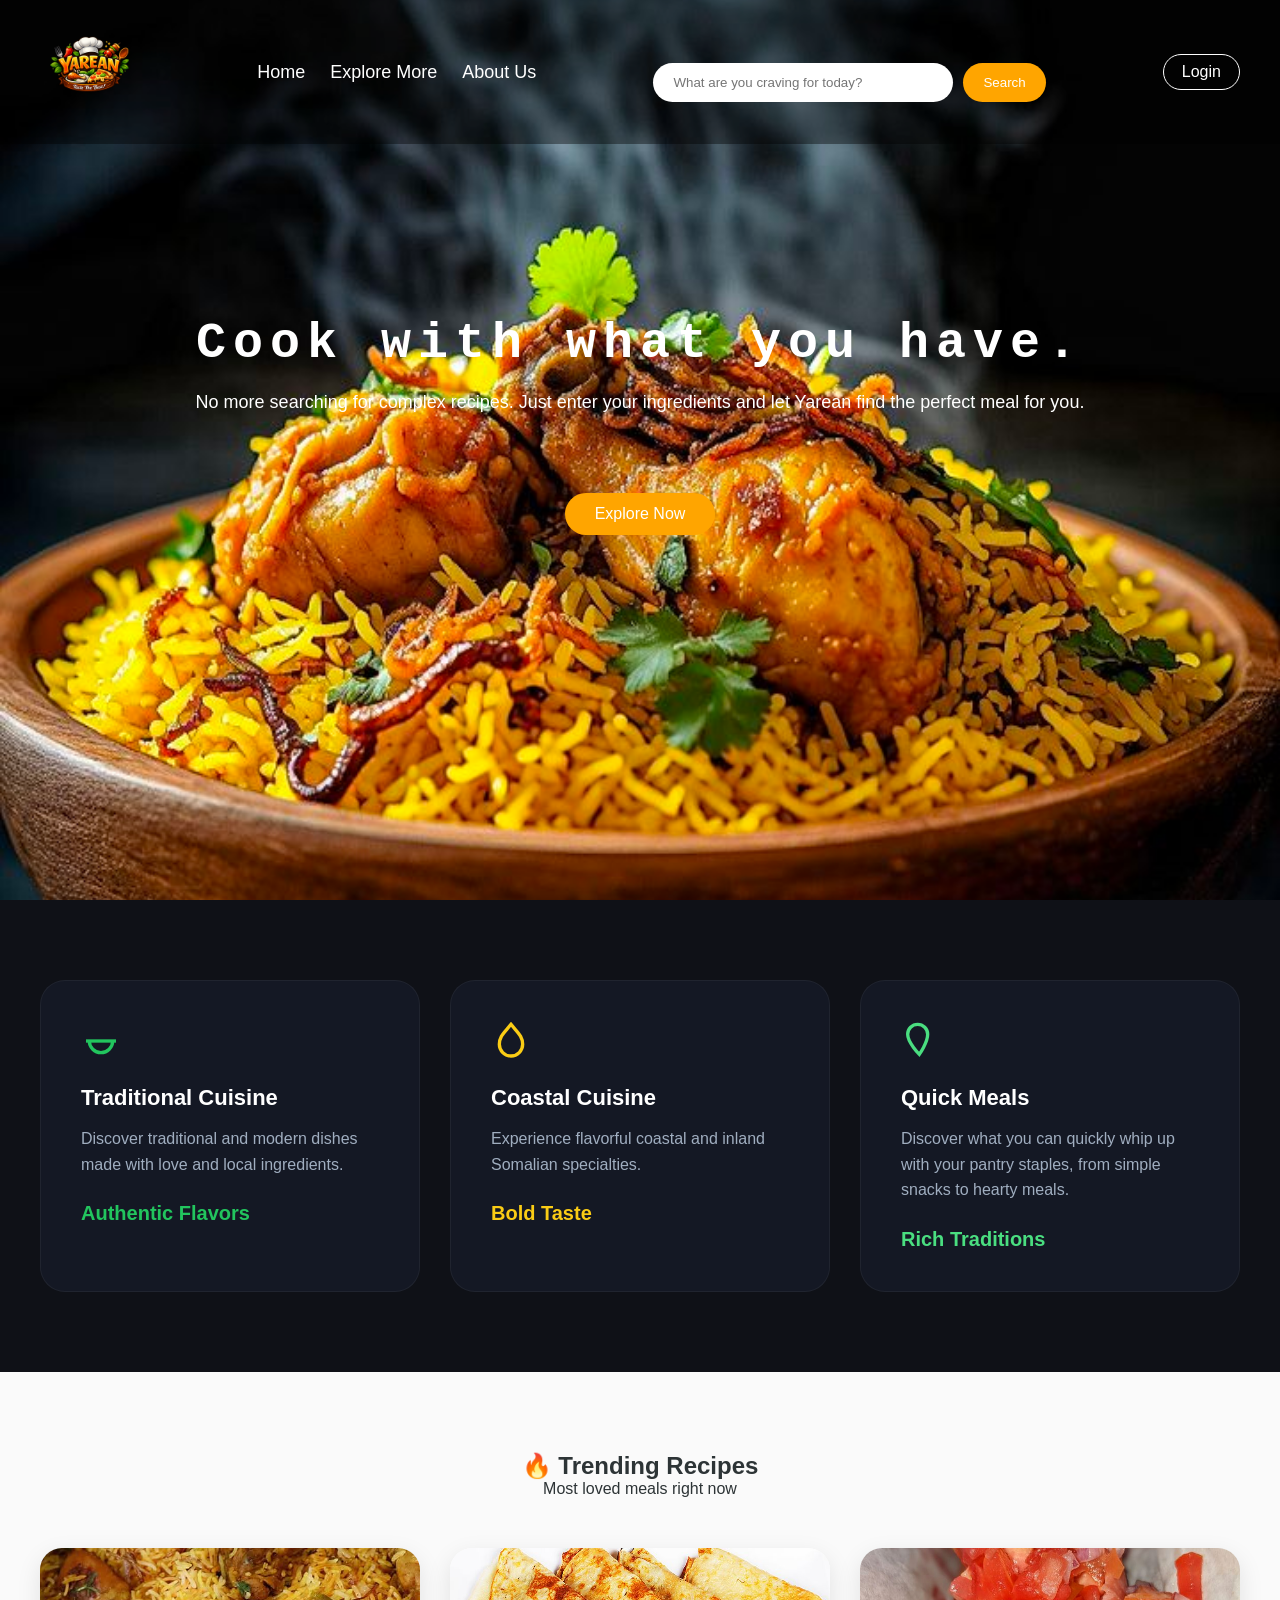
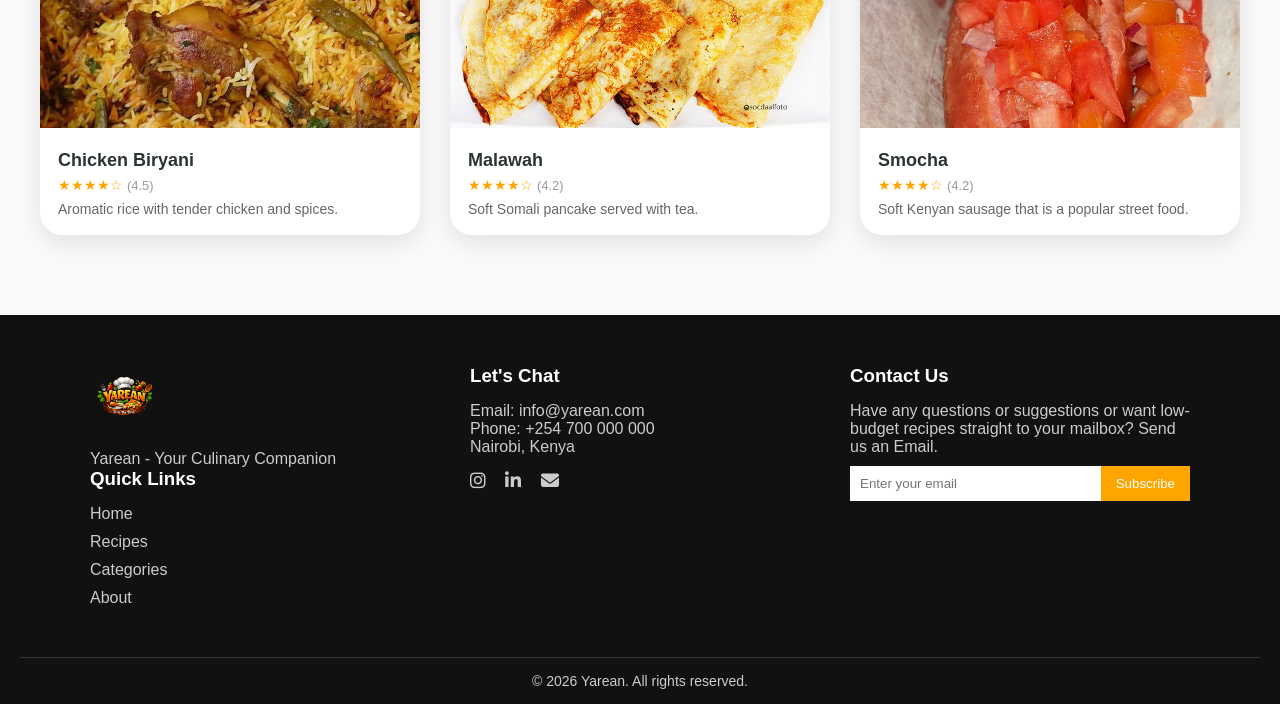
<file: index.html>
<!DOCTYPE html>
<html lang="en">
<head>
    <meta charset="UTF-8">
    <meta name="viewport" content="width=device-width, initial-scale=1.0">
    <title>Yarean</title>
    <link rel ="stylesheet" href="style.css">
    <link rel="stylesheet" href="https://cdnjs.cloudflare.com/ajax/libs/font-awesome/6.5.0/css/all.min.css"/>
    <script src="https://accounts.google.com/gsi/client"async defer></script>
</head>
<body>
  <header>
      <nav class="navbar">
        <div class="logo-container">
    <img src="images/logo.png" alt="Yarean Logo" class="logo">
    </div>
    <ul class="nav-links">
      <li><a href="index.html">Home</a></li>
      <li><a href="explore.html">Explore More</a></li>
      <li><a href="about.html">About Us</a></li>
    </ul>

    <div class="search-container">
      <input type="text" placeholder="What are you craving for today?" class="search-input">
      <button class="search-btn">Search</button>
    </div>

    <div class="auth-buttons">
      <a href="login.html" class="login-btn">Login</a>
    </div>
    </nav>
    </header>
  
<section class="hero">
<div class="hero-text">
    <div class="intro">
        <h1>
      Cook with what you have.
      </h1>
      <p>
      No more searching for complex recipes. Just enter your ingredients and let Yarean find the perfect meal for you.
      </p>
      <button class="explore-btn" onclick="window.location.href='explore.html'">Explore Now</button>
    </div>
</div>
</section>

<section class="browse">
  <div class="browse-cards">
    <div class="browse-card" id="browse-card-Kenyan">
      <div class="icon">
        <svg viewBox="0 0 24 24" fill="none" stroke="#22c55e" stroke-width="2">
          <path d="M3 12h18"></path>
          <path d="M5 12a7 7 0 0 0 14 0"></path>
        </svg>
      </div>

      <h3>Traditional Cuisine</h3>
      <p>
        Discover traditional and modern  dishes made with love and local ingredients.
      </p>

      <span class="highlight green">Authentic Flavors</span>
    </div>

 
    <div class="browse-card" id="browse-card-Somali">
      <div class="icon">
       
        <svg viewBox="0 0 24 24" fill="none" stroke="#facc15" stroke-width="2">
          <path d="M12 2C8 7 5 9 5 14a7 7 0 0 0 14 0c0-5-3-7-7-12z"></path>
        </svg>
      </div>

      <h3>Coastal Cuisine</h3>
      <p>
        Experience flavorful coastal and inland Somalian specialties.
      </p>

      <span class="highlight yellow">Bold Taste</span>
    </div>
    
   
    <div class="browse-card" id="browse-card-QuickMeals">
      <div class="icon">
    
        <svg viewBox="0 0 24 24" fill="none" stroke="#4ade80" stroke-width="2">
          <path d="M11 20C11 20 4 13 4 8a6 6 0 0 1 12 0c0 5-5 12-5 12z"></path>
        </svg>
      </div>

      <h3>Quick Meals</h3>
      <p>
        Discover what you can quickly whip up with your pantry staples, from simple snacks to hearty meals.
      </p>

      <span class="highlight light-green">Rich Traditions</span>
    </div>

  </div>
</section>

       
<section class="trending">
  <h2>🔥 Trending Recipes</h2>
  <p>Most loved meals right now</p>

  <div class="trending-cards">

    <div class="recipe-card" onClick="window.location.href='https://youtu.be/95BCU1n268w?si=QjtGzH0TTpXisuK7'">
      <img src="images/Jahan Aras Kitchen.jpg" alt="Chicken Biryani">

      <div class="recipe-info">
        <h3>Chicken Biryani</h3>

        <div class="stars">
          ★★★★☆ <span>(4.5)</span>
        </div>

        <p>Aromatic rice with tender chicken and spices.</p>
      </div>
    </div>

    <div class="recipe-card" onClick="window.location.href='https://youtu.be/MmVpE9BszVo?si=bWBKZRbzhtVi6YPz'">
      <img src="images/Somali Malawax ( Crepes ) Somali food, Cunto….jpg" alt="Malawah">

      <div class="recipe-info">
        <h3>Malawah</h3>

        <div class="stars">
          ★★★★☆ <span>(4.2)</span>
        </div>
        <p>Soft Somali pancake served with tea.</p>
      </div>
    </div>

    <div class="recipe-card" onClick="window.location.href='https://youtu.be/GmXiD6F2ig0?si=O5QXkwnk2A1LNJJq'">
      <img src="images/smocha.jpeg" alt="Smocha">

      <div class="recipe-info">
        <h3>Smocha</h3>

        <div class="stars">
          ★★★★☆ <span>(4.2)</span>
        </div>
        <p>Soft Kenyan sausage that is a popular street food.</p>
      </div>
    </div>

  </div>
</section>
<div id="meal-modal" class="modal" aria-hidden="true" role="dialog">
    <div class="modal-content">
        <span class="close-btn">&times;</span>
        <div id="modal-body"></div>
    </div>
</div>

<footer class="footer">
<div class="footer-container">

    <div class="footer-section">
        <img src="images/logo.png" alt="Yarean Logo" class="footer-logo">
        <p>Yarean - Your Culinary Companion</p>
        <h3>Quick Links</h3>
        <ul>
            <li><a href="index.html">Home</a></li>
            <li><a href="explore.html">Recipes</a></li>
            <li><a href="explore.html">Categories</a></li>
            <li><a href="about.html">About</a></li>
        </ul>
    </div>

    <div class="footer-section">
        <h3>Let's Chat</h3>
        <p>Email: info@yarean.com</p>
        <p>Phone: +254 700 000 000</p>
        <p>Nairobi, Kenya</p>

        <div class="social-icons">
            <a href="#"><i class="fab fa-instagram"></i></a>
            <a href="https://www.linkedin.com/in/sundus-noor--9426a2390/" target="_blank">
                <i class="fab fa-linkedin-in"></i>
            </a>
            <a href="mailto:sundusnoor89@gmail.com">
                <i class="fas fa-envelope"></i>
            </a>
        </div>
    </div>

    <div class="footer-section">
        <h3>Contact Us</h3>
        <p>
        Have any questions or suggestions or want low-budget recipes straight to your mailbox? Send us an Email.
        </p>

        <form class="subscribe-form">
            <input type="email" placeholder="Enter your email" required>
            <button type="submit">Subscribe</button>
        </form>
    </div>

</div>

<div class="footer-bottom">
    © 2026 Yarean. All rights reserved.
</div>

</footer>
</body>
</html>
</file>
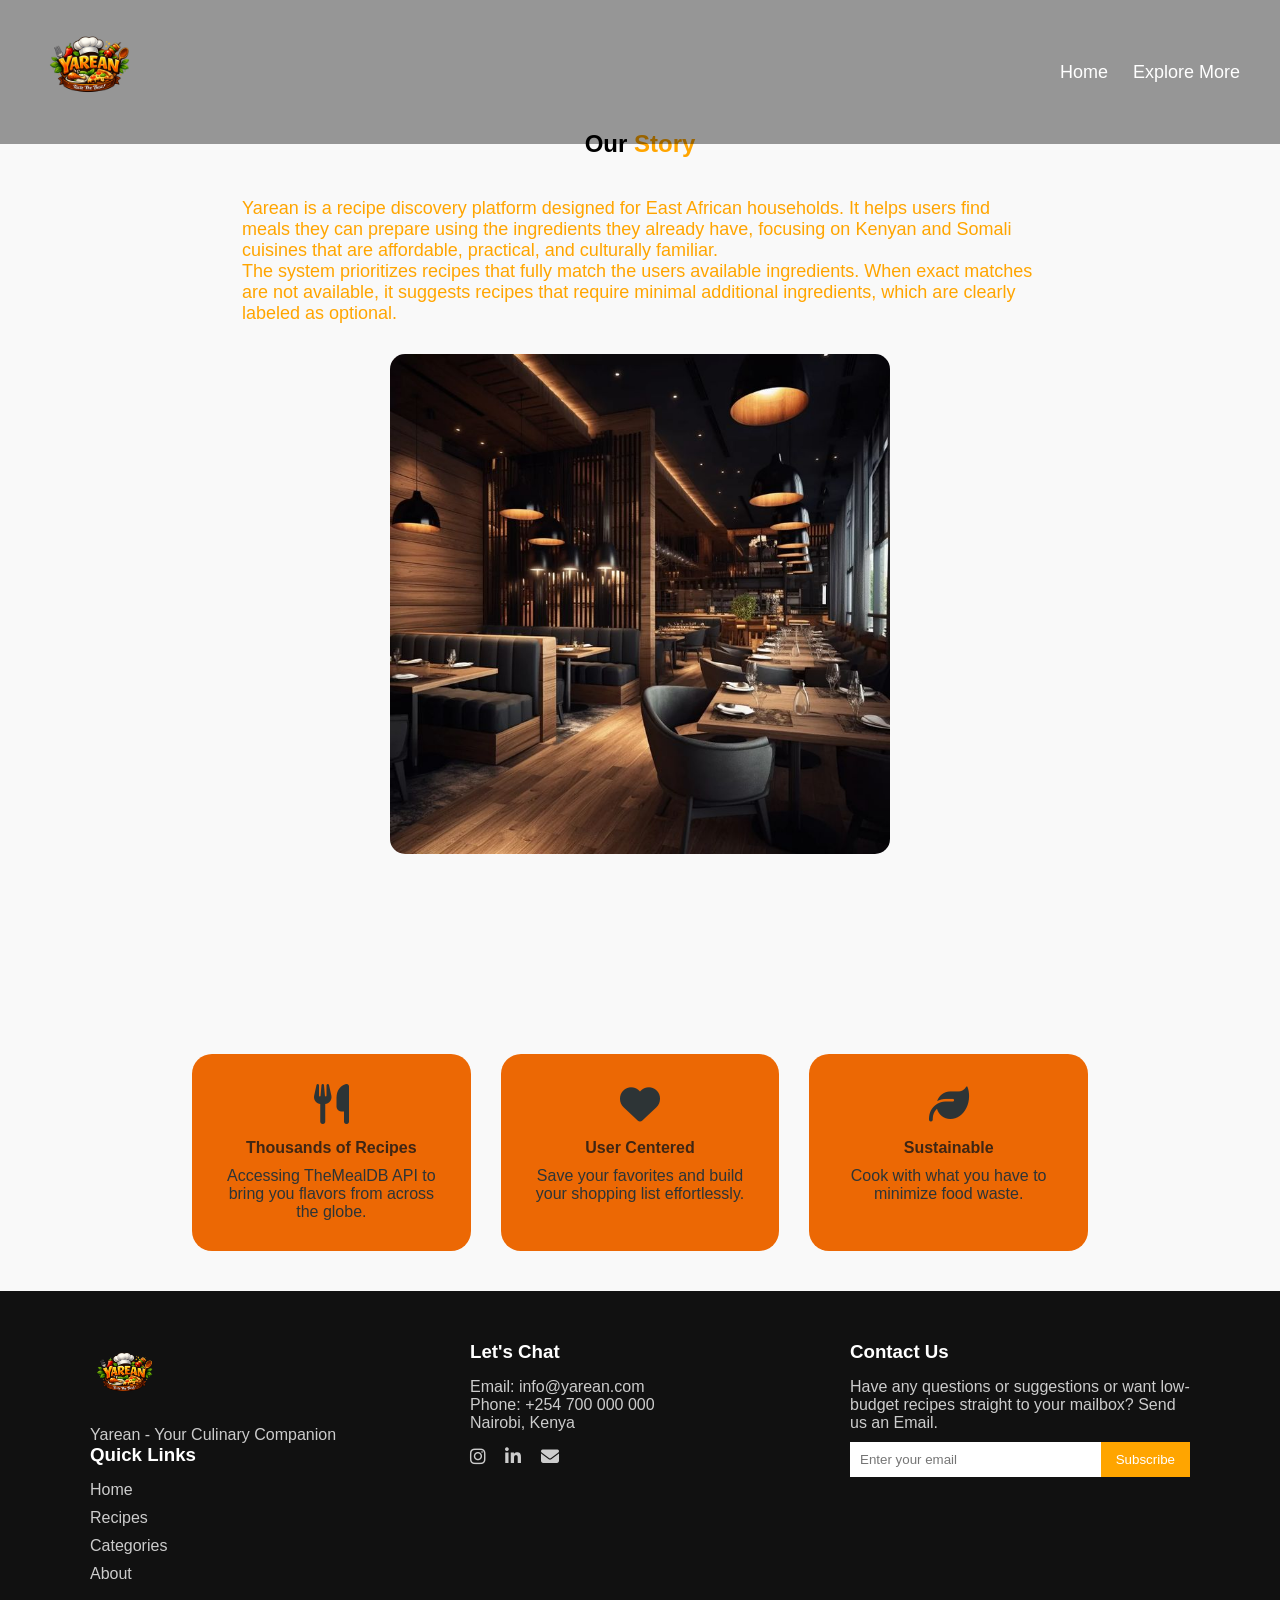
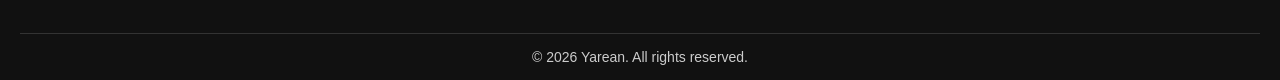
<file: about.html>
<!DOCTYPE html>
<html lang="en">
<head>
    <meta charset="UTF-8">
    <meta name="viewport" content="width=device-width, initial-scale=1.0">
    <link rel="stylesheet" href="https://cdnjs.cloudflare.com/ajax/libs/font-awesome/6.5.0/css/all.min.css"/>
    <link rel="stylesheet" href="style.css">
    <title>About Yarean</title>
 </head>
 <body class="about-page">
      <header>
  <nav class="navbar">
        <div class="logo-container">
    <img src="images/logo.png" alt="Yarean Logo" class="logo">
    </div>
    <ul class="nav-links">
      <li><a href="welcoming.html">Home</a></li>
      <li><a href="explore.html">Explore More</a></li>
    </ul>
  </nav>
</header>
        <main>
    <div class="container">
          <section class="about-section">
        <div class="intro-hidden">
            <h1>Our <b style="color:orange;">Story</b></h1>
            <p>Yarean is a recipe discovery platform designed for East African households. It helps users find meals they can prepare using the ingredients they already have, focusing on Kenyan and Somali cuisines that are affordable, practical, and culturally familiar.</p>

            <p>The system prioritizes recipes that fully match the users available ingredients. When exact matches are not available, it suggests recipes that require minimal additional ingredients, which are clearly labeled as optional.</p>
        </div>
        <img src="images/about.jpg" alt="Restaurant Image" class="about-image"> 
    </div>
    </section>

    <section class="values-section container">
            <div class="value-card">
                <i class="fas fa-utensils"></i>
                <h4>Thousands of Recipes</h4>
                <p>Accessing TheMealDB API to bring you flavors from across the globe.</p>
            </div>
            <div class="value-card">
                <i class="fas fa-heart"></i>
                <h4>User Centered</h4>
                <p>Save your favorites and build your shopping list effortlessly.</p>
            </div>
            <div class="value-card">
                <i class="fas fa-leaf"></i>
                <h4>Sustainable</h4>
                <p>Cook with what you have to minimize food waste.</p>
            </div>
        </section>
        
        </main>
    
<footer class="footer">
<div class="footer-container">

    <div class="footer-section">
        <img src="images/logo.png" alt="Yarean Logo" class="footer-logo">
        <p>Yarean - Your Culinary Companion</p>
        <h3>Quick Links</h3>
        <ul>
            <li><a href="welcoming.html">Home</a></li>
            <li><a href="explore.html">Recipes</a></li>
            <li><a href="explore.html">Categories</a></li>
            <li><a href="about.html">About</a></li>
        </ul>
    </div>

    <div class="footer-section">
        <h3>Let's Chat</h3>
        <p>Email: info@yarean.com</p>
        <p>Phone: +254 700 000 000</p>
        <p>Nairobi, Kenya</p>

        <div class="social-icons">
            <a href="#"><i class="fab fa-instagram"></i></a>
            <a href="https://www.linkedin.com/in/sundus-noor--9426a2390/" target="_blank">
                <i class="fab fa-linkedin-in"></i>
            </a>
            <a href="mailto:sundusnoor89@gmail.com">
                <i class="fas fa-envelope"></i>
            </a>
        </div>
    </div>

    <div class="footer-section">
        <h3>Contact Us</h3>
        <p>
        Have any questions or suggestions or want low-budget recipes straight to your mailbox? Send us an Email.
        </p>

        <form class="subscribe-form">
            <input type="email" placeholder="Enter your email" required>
            <button type="submit">Subscribe</button>
        </form>
    </div>

</div>

<div class="footer-bottom">
    © 2026 Yarean. All rights reserved.
</div>

</footer>
</body>
</html>
</file>
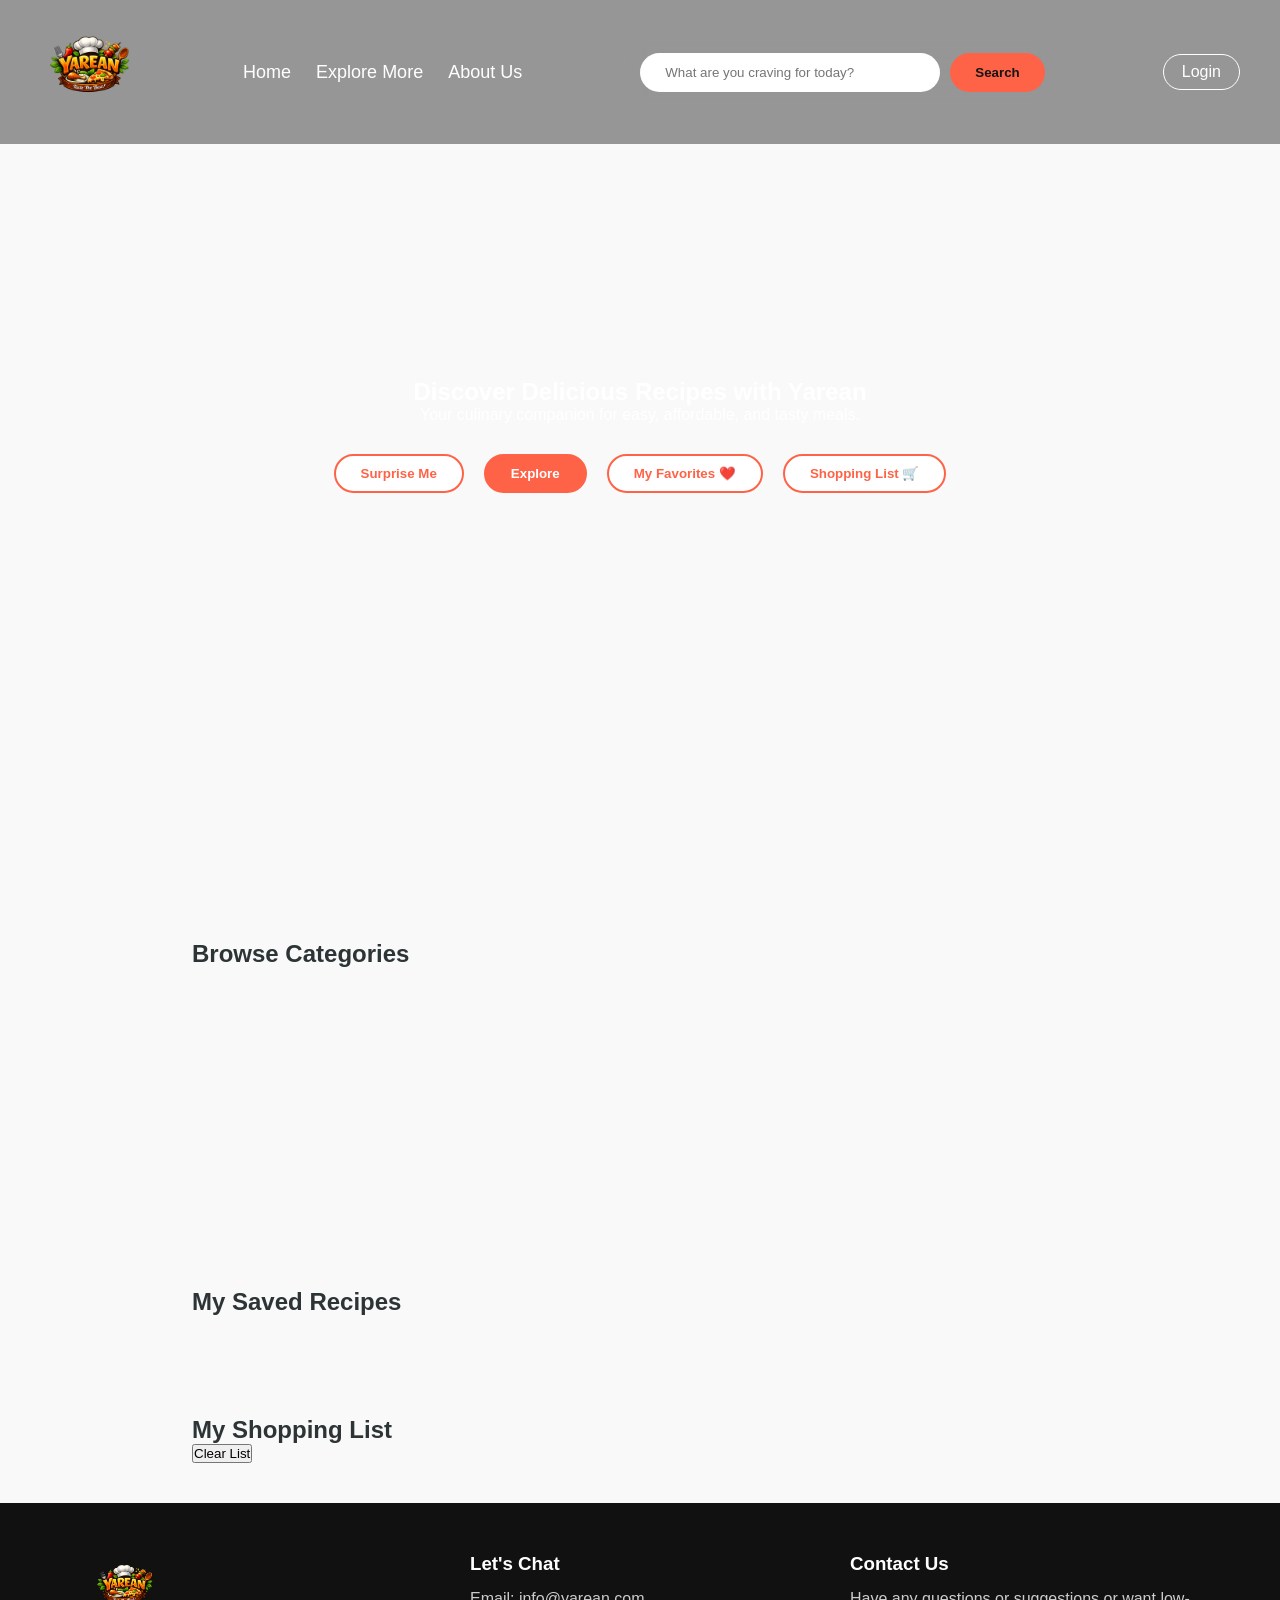
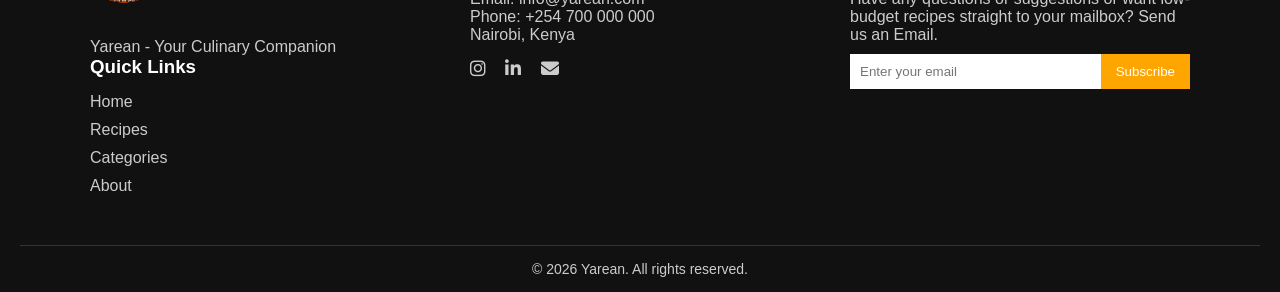
<file: explore.html>
<!DOCTYPE html>
<html lang="en">
<head>
    <meta charset="UTF-8">
    <meta name="viewport" content="width=device-width, initial-scale=1.0">
    <title>Yarean | Your Culinary Companion</title>
    <link rel="stylesheet" href="style.css">
    <link rel="stylesheet" href="https://cdnjs.cloudflare.com/ajax/libs/font-awesome/6.5.0/css/all.min.css"/>
</head>
<body class="explore-content">

<header>
    <nav class="navbar">
            <div class="logo-container">
    <img src="images/logo.png" alt="Yarean Logo" class="logo">
    </div>
        <ul class="nav-links">
            <li><a href="welcoming.html">Home</a></li>
            <li><a href="explore.html">Explore More</a></li>
            <li><a href="about.html">About Us</a></li>
        </ul>

        <div class="search-box">
            <input type="text" id="user-input" placeholder="What are you craving for today?" class="search-input">
                <button id="search-btn">Search</button>
        </div>

        <div class="auth-buttons">
            <a href="login.html" class="login-btn">Login</a>
          
        </div>
    </nav>
    </header>
    
<section class="explore" aria-label="Hero Section">
    <div class="hero-text">
        <h1>Discover Delicious Recipes with Yarean</h1>
        <p>Your culinary companion for easy, affordable, and tasty meals.</p>
    </div>

<div class="sub-nav-container">
    <div class="sub-nav">
        <button id="random-btn">Surprise Me</button>
        <button id="show-explore" class="nav-active">Explore</button>
        <button id="show-favorites">My Favorites ❤️</button>
        <button id="show-shopping">Shopping List 🛒</button>
    </div>
</div>
</section>


        <section class="categories-section container">
            <h2>Browse Categories</h2>
            <div id="category-grid" class="grid-layout">
            </div>
        </section>

       <section class="results-section">
    <div class="container">
         <h2 id="results-title"></h2>
         <div id="results-container" class="grid-layout"></div>
         </div>
        </section>
        
    </div>


    <section id="favorites-section" class="container">
        <h2>My Saved Recipes</h2>
        <div id="favorites-grid" class="grid-layout">
            </div>
    </section>

    <section id="shopping-section" class="container">
        <h2>My Shopping List</h2>
        <div class="shopping-card">
            <ul id="shopping-list-items" class="shopping-list">
                </ul>
            <button id="clear-list" class="clear-btn">Clear List</button>
        </div>
    </section>

<div id="meal-modal" class="modal">
    <div class="modal-content">
        <span class="close-btn">&times;</span>
        <div id="modal-body">
        </div>
    </div>
</div>

<footer class="footer">
<div class="footer-container">

    <div class="footer-section">
        <img src="images/logo.png" alt="Yarean Logo" class="footer-logo">
        <p>Yarean - Your Culinary Companion</p>
        <h3>Quick Links</h3>
        <ul>
            <li><a href="welcoming.html">Home</a></li>
            <li><a href="explore.html">Recipes</a></li>
            <li><a href="explore.html">Categories</a></li>
            <li><a href="about.html">About</a></li>
        </ul>
    </div>

    <div class="footer-section">
        <h3>Let's Chat</h3>
        <p>Email: info@yarean.com</p>
        <p>Phone: +254 700 000 000</p>
        <p>Nairobi, Kenya</p>

        <div class="social-icons">
            <a href="#"><i class="fab fa-instagram"></i></a>
            <a href="https://www.linkedin.com/in/sundus-noor--9426a2390/" target="_blank">
                <i class="fab fa-linkedin-in"></i>
            </a>
            <a href="mailto:sundusnoor89@gmail.com">
                <i class="fas fa-envelope"></i>
            </a>
        </div>
    </div>

    <div class="footer-section">
        <h3>Contact Us</h3>
        <p>
        Have any questions or suggestions or want low-budget recipes straight to your mailbox? Send us an Email.
        </p>

        <form class="subscribe-form">
            <input type="email" placeholder="Enter your email" required>
            <button type="submit">Subscribe</button>
        </form>
    </div>

</div>

<div class="footer-bottom">
    © 2026 Yarean. All rights reserved.
</div>

</footer>
<script src="index.js" defer>
     if (localStorage.getItem("isLoggedIn") !== "true") {
      window.location.href = "login.html";
  }
</script>
</body>
</html>
</file>
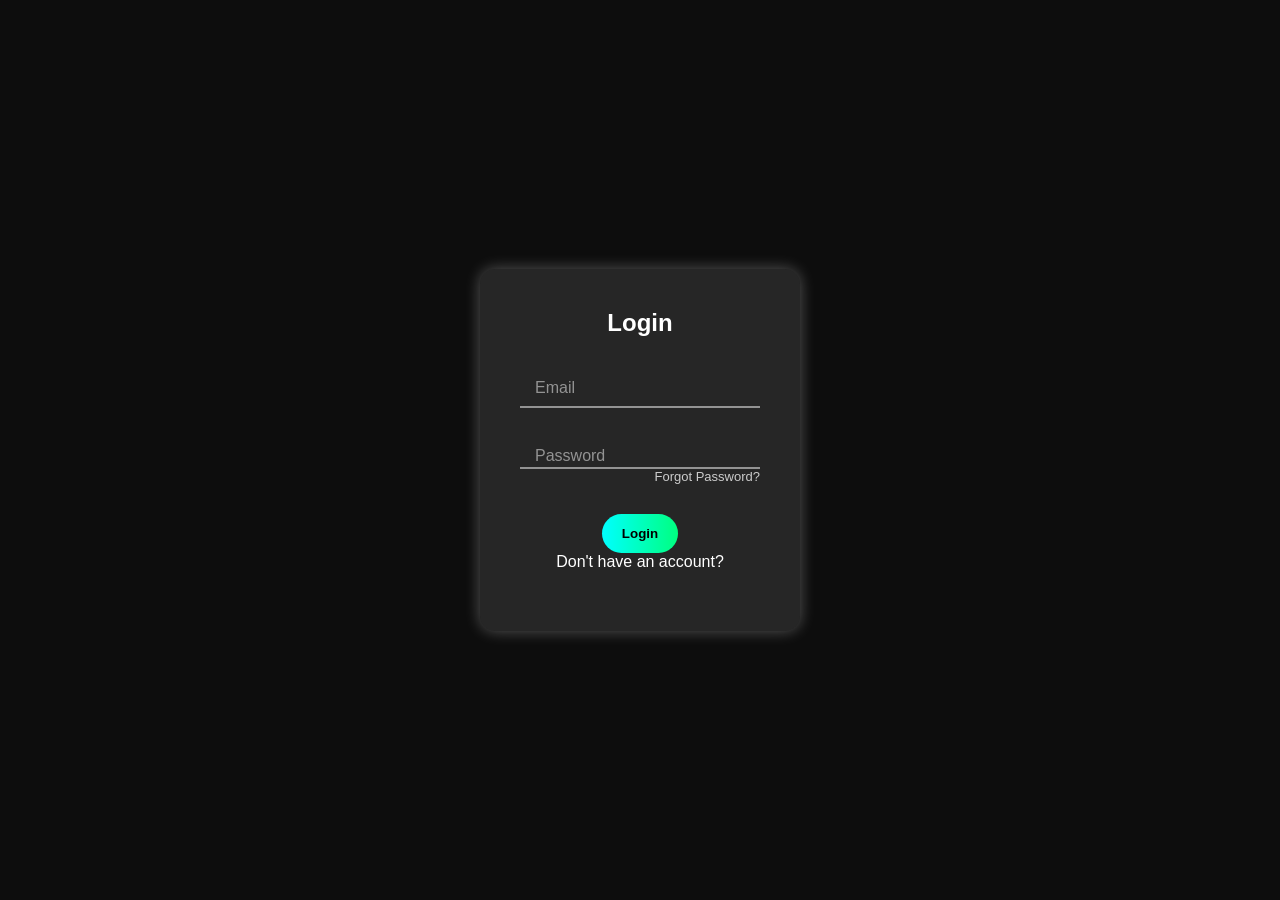
<file: login.html>
<!DOCTYPE html>
<html lang="en">
<head>
    <meta charset="UTF-8">
    <meta name="viewport" content="width=device-width, initial-scale=1.0">
    <title>Login Page</title>
    <link rel="stylesheet" href="style.css">
    <script src="https://accounts.google.com/gsi/client"async defer></script>
</head>
<body class="Login page">
    <div class="form-container">
        <h2>Login</h2>
        <form id="loginForm">
            <div class="input-box">
                <input type="email" id="email" required placeholder="">
                <span>Email</span>
            </div>
        
        <div class="input-box">
            <input type="password" id="password" required placeholder="">
            <span>Password</span>
            <p class="forgot" id="forgotPassword">Forgot Password?</p>
         </div>
         <button type="submit" class="submit-btn">Login</button>
         <p style="font-size: 16px; color:white;">Don't have an account?</p>
          <div id="g_id_onload" data-client_id="20063597605-06214gkv3drfp7mjei4ucvcheevqg3ar.apps.googleusercontent.com"
          
    data-callback="handleGoogleLogin"></div>
    <div class="g_id_signin"></div>
         <p id="message"></p>
    </div>
    <script src="login.js"></script>
</body>
<div id="resetModal" class="modal">
    <div class="modal-content">
        <span class="close">&times;</span>
        <h2>Reset Password</h2>
            <div class="input-box">
                <input type="email" id="resetEmail" required placeholder="Enter your email">
                <span>Email</span>
            </div>
            <button type="submit" class="submit-btn">Send Reset Link</button>
    </div>
</div>
</html>
</file>
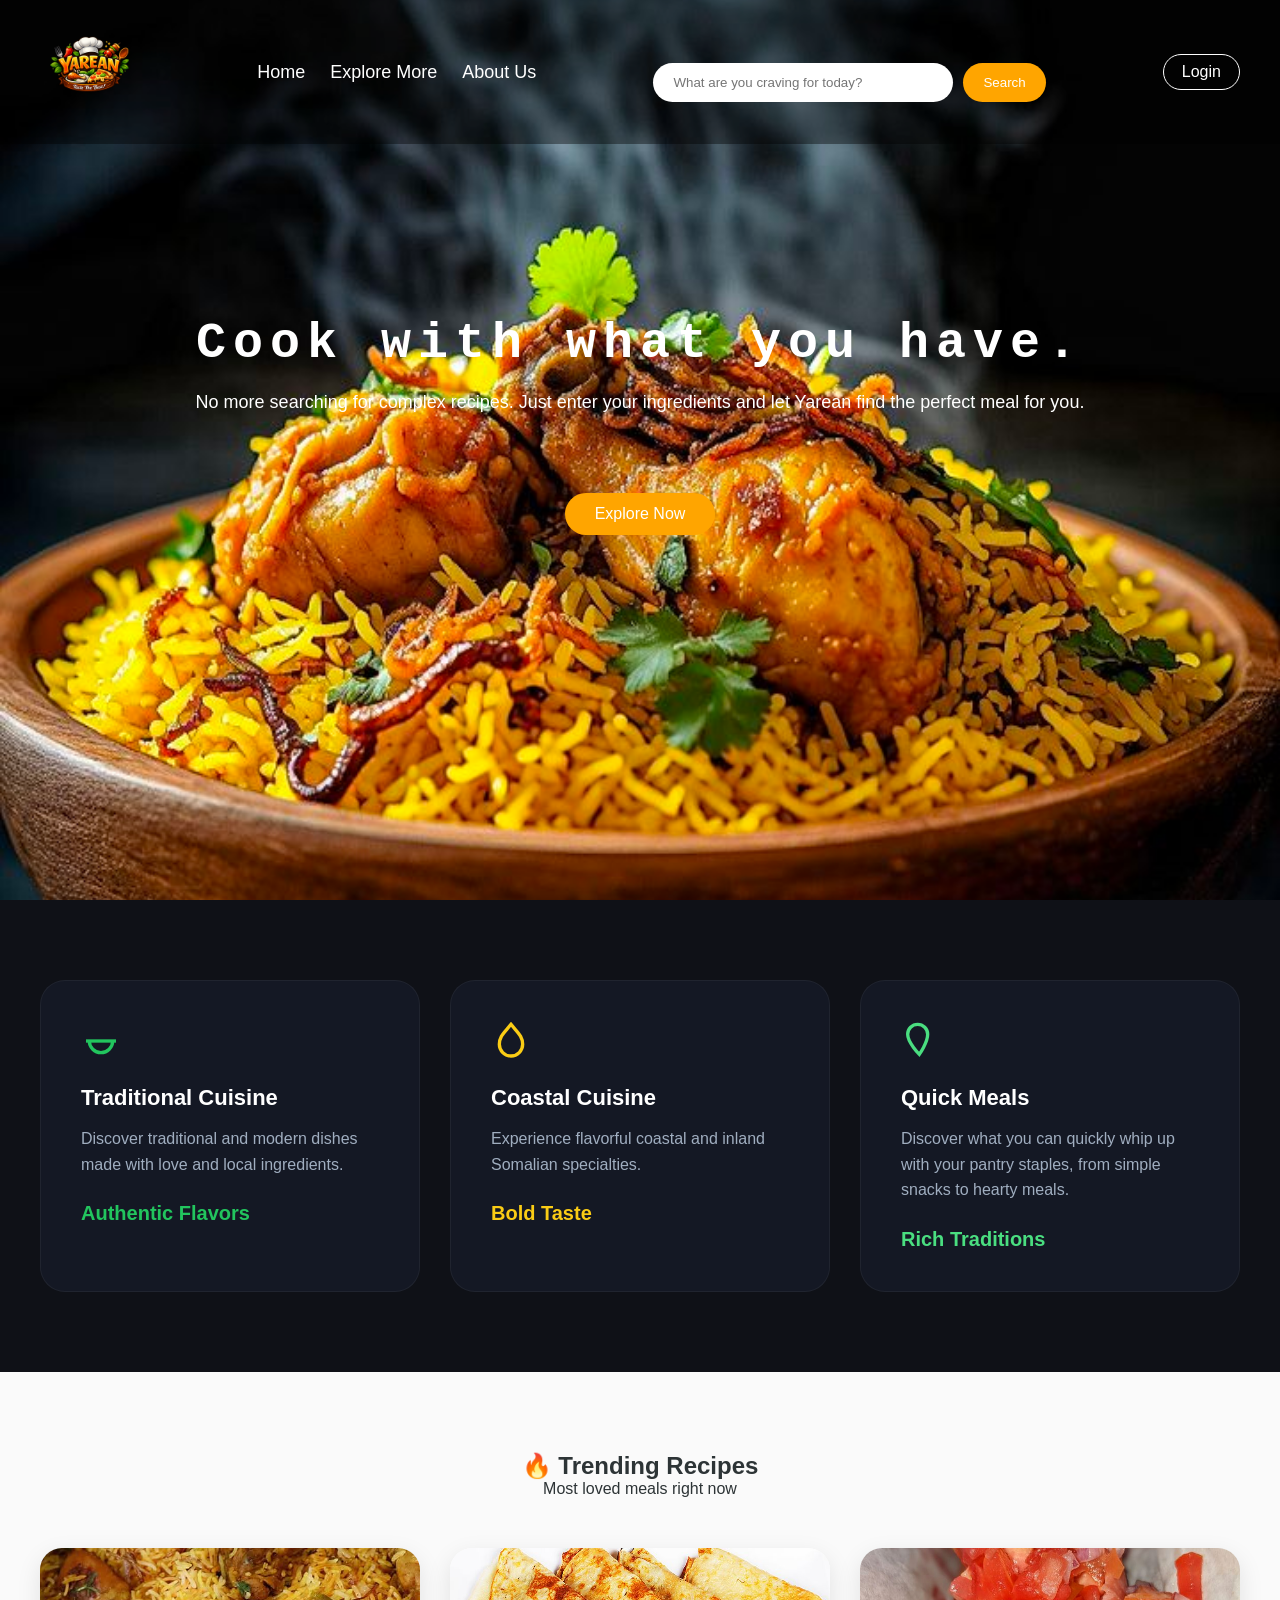
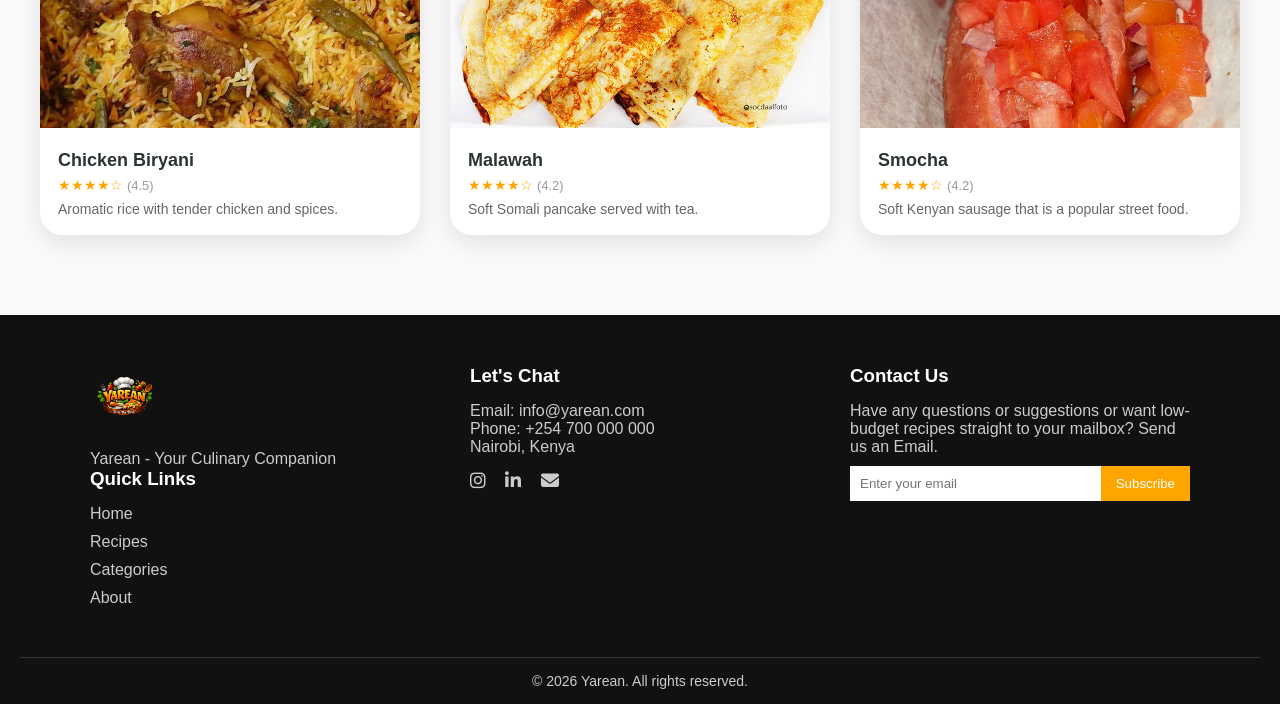
<file: welcoming.html>
<!DOCTYPE html>
<html lang="en">
<head>
    <meta charset="UTF-8">
    <meta name="viewport" content="width=device-width, initial-scale=1.0">
    <title>Yarean</title>
    <link rel ="stylesheet" href="style.css">
    <link rel="stylesheet" href="https://cdnjs.cloudflare.com/ajax/libs/font-awesome/6.5.0/css/all.min.css"/>
    <script src="https://accounts.google.com/gsi/client"async defer></script>
</head>
<body>
  <header>
      <nav class="navbar">
        <div class="logo-container">
    <img src="images/logo.png" alt="Yarean Logo" class="logo">
    </div>
    <ul class="nav-links">
      <li><a href="welcoming.html">Home</a></li>
      <li><a href="explore.html">Explore More</a></li>
      <li><a href="about.html">About Us</a></li>
    </ul>

    <div class="search-container">
      <input type="text" placeholder="What are you craving for today?" class="search-input">
      <button class="search-btn">Search</button>
    </div>

    <div class="auth-buttons">
      <a href="login.html" class="login-btn">Login</a>
    </div>
    </nav>
    </header>
  
<section class="hero">
<div class="hero-text">
    <div class="intro">
        <h1>
      Cook with what you have.
      </h1>
      <p>
      No more searching for complex recipes. Just enter your ingredients and let Yarean find the perfect meal for you.
      </p>
      <button class="explore-btn" onclick="window.location.href='explore.html'">Explore Now</button>
    </div>
</div>
</section>

<section class="browse">
  <div class="browse-cards">
    <div class="browse-card" id="browse-card-Kenyan">
      <div class="icon">
        <svg viewBox="0 0 24 24" fill="none" stroke="#22c55e" stroke-width="2">
          <path d="M3 12h18"></path>
          <path d="M5 12a7 7 0 0 0 14 0"></path>
        </svg>
      </div>

      <h3>Traditional Cuisine</h3>
      <p>
        Discover traditional and modern  dishes made with love and local ingredients.
      </p>

      <span class="highlight green">Authentic Flavors</span>
    </div>

 
    <div class="browse-card" id="browse-card-Somali">
      <div class="icon">
       
        <svg viewBox="0 0 24 24" fill="none" stroke="#facc15" stroke-width="2">
          <path d="M12 2C8 7 5 9 5 14a7 7 0 0 0 14 0c0-5-3-7-7-12z"></path>
        </svg>
      </div>

      <h3>Coastal Cuisine</h3>
      <p>
        Experience flavorful coastal and inland Somalian specialties.
      </p>

      <span class="highlight yellow">Bold Taste</span>
    </div>
    
   
    <div class="browse-card" id="browse-card-QuickMeals">
      <div class="icon">
    
        <svg viewBox="0 0 24 24" fill="none" stroke="#4ade80" stroke-width="2">
          <path d="M11 20C11 20 4 13 4 8a6 6 0 0 1 12 0c0 5-5 12-5 12z"></path>
        </svg>
      </div>

      <h3>Quick Meals</h3>
      <p>
        Discover what you can quickly whip up with your pantry staples, from simple snacks to hearty meals.
      </p>

      <span class="highlight light-green">Rich Traditions</span>
    </div>

  </div>
</section>

       
<section class="trending">
  <h2>🔥 Trending Recipes</h2>
  <p>Most loved meals right now</p>

  <div class="trending-cards">

    <div class="recipe-card" onClick="window.location.href='https://youtu.be/95BCU1n268w?si=QjtGzH0TTpXisuK7'">
      <img src="images/Jahan Aras Kitchen.jpg" alt="Chicken Biryani">

      <div class="recipe-info">
        <h3>Chicken Biryani</h3>

        <div class="stars">
          ★★★★☆ <span>(4.5)</span>
        </div>

        <p>Aromatic rice with tender chicken and spices.</p>
      </div>
    </div>

    <div class="recipe-card" onClick="window.location.href='https://youtu.be/MmVpE9BszVo?si=bWBKZRbzhtVi6YPz'">
      <img src="images/Somali Malawax ( Crepes ) Somali food, Cunto….jpg" alt="Malawah">

      <div class="recipe-info">
        <h3>Malawah</h3>

        <div class="stars">
          ★★★★☆ <span>(4.2)</span>
        </div>
        <p>Soft Somali pancake served with tea.</p>
      </div>
    </div>

    <div class="recipe-card" onClick="window.location.href='https://youtu.be/GmXiD6F2ig0?si=O5QXkwnk2A1LNJJq'">
      <img src="images/smocha.jpeg" alt="Smocha">

      <div class="recipe-info">
        <h3>Smocha</h3>

        <div class="stars">
          ★★★★☆ <span>(4.2)</span>
        </div>
        <p>Soft Kenyan sausage that is a popular street food.</p>
      </div>
    </div>

  </div>
</section>
<div id="meal-modal" class="modal" aria-hidden="true" role="dialog">
    <div class="modal-content">
        <span class="close-btn">&times;</span>
        <div id="modal-body"></div>
    </div>
</div>

<footer class="footer">
<div class="footer-container">

    <div class="footer-section">
        <img src="images/logo.png" alt="Yarean Logo" class="footer-logo">
        <p>Yarean - Your Culinary Companion</p>
        <h3>Quick Links</h3>
        <ul>
            <li><a href="welcoming.html">Home</a></li>
            <li><a href="explore.html">Recipes</a></li>
            <li><a href="explore.html">Categories</a></li>
            <li><a href="about.html">About</a></li>
        </ul>
    </div>

    <div class="footer-section">
        <h3>Let's Chat</h3>
        <p>Email: info@yarean.com</p>
        <p>Phone: +254 700 000 000</p>
        <p>Nairobi, Kenya</p>

        <div class="social-icons">
            <a href="#"><i class="fab fa-instagram"></i></a>
            <a href="https://www.linkedin.com/in/sundus-noor--9426a2390/" target="_blank">
                <i class="fab fa-linkedin-in"></i>
            </a>
            <a href="mailto:sundusnoor89@gmail.com">
                <i class="fas fa-envelope"></i>
            </a>
        </div>
    </div>

    <div class="footer-section">
        <h3>Contact Us</h3>
        <p>
        Have any questions or suggestions or want low-budget recipes straight to your mailbox? Send us an Email.
        </p>

        <form class="subscribe-form">
            <input type="email" placeholder="Enter your email" required>
            <button type="submit">Subscribe</button>
        </form>
    </div>

</div>

<div class="footer-bottom">
    © 2026 Yarean. All rights reserved.
</div>

</footer>
</body>
</html>
</file>
<file: style.css>
:root {
    --primary: #ff6347;
    --dark: #2d3436;
    --light: #f9f9f9;
    --shadow: 0 10px 20px rgba(0,0,0,0.1);
}

* {
  margin: 0;
  padding: 0;
  box-sizing: border-box;
}

body {
    font-family: 'Segoe UI', Tahoma, Geneva, Verdana, sans-serif;
    background-color: var(--light);
    color: var(--dark);
}

.hero{
    background-image: url('images/Spicy\ dum\ biryani.jpg');
    background-size: cover;
    background-position: center;
    height: 100vh;
    display: flex;
    flex-direction: column;
    justify-content: center;
    align-items: center;
    text-align: center;
    color: white;
    position: relative;
}

.intro h1{
  font-size:50px;
  font-weight:bold;
  font-family: monospace;
  letter-spacing:7px;
  cursor: pointer;
  margin-bottom:20px;
  color: white; 

}

.intro p{
  font-size:18px;
  margin-bottom:30px;
  color:white;
}

.logo {
    height: 100px;     
    width: auto;     
    object-fit: contain;
}

.logo:hover {
    transform: scale(1.05);
}

.navbar {
    display: flex;
    justify-content: space-between;
    align-items: center;
    padding: 20px 40px;
    background: rgba(0, 0, 0, 0.4);
    position: absolute;
    width: 100%;
    top: 0;
    z-index: 1000;
}

.nav-links {
    list-style: none;
    display: flex;
    gap: 25px;
}

.nav-links li a {
    color: white;
    text-decoration: none;
    font-size: 18px;
}

.nav-links li a:hover {
    color: orange;
    cursor: pointer;
}

.auth-buttons {
    display: flex;
    gap: 15px;
}

.login-btn {
    color: white;
    text-decoration: none;
    padding: 8px 18px;
    border: 1px solid white;
    border-radius: 20px;
}

.signup-btn {
    background: orange;
    color: white;
    padding: 8px 18px;
    border-radius: 20px;
    text-decoration: none;
}

.signup-btn:hover {
    background: black;
}

.search-container {
    margin-top: 20px;
    display: flex;
    justify-content: center;
    gap: 10px;
}

.search-input {
    width: 300px;
    padding: 12px 20px;
    border-radius: 25px;
    border: none;
}

.search-btn {
    padding: 12px 20px;
    border-radius: 25px;
    border: none;
    background: orange;
    color: white;
    cursor: pointer;
}

.search-btn:hover {
    background: black;
}


.explore-btn {
  padding: 12px 30px;
  margin:50px;
  border-radius: 25px;
  border: none;
  background: orange;
  color: white;
  font-size: 16px;
  cursor: pointer;
}
.explore-btn:hover {
  background: black;
}


.trending {
    padding: 80px 40px;
    background: #fafafa;
    text-align: center;
}

.trending-cards {
    display: grid;
    grid-template-columns: repeat(auto-fit, minmax(260px, 1fr));
    gap: 30px;
    margin-top: 50px;
}

.recipe-card {
    background: white;
    border-radius: 22px;
    overflow: hidden;
    box-shadow: 0 8px 25px rgba(0,0,0,0.1);
    transition: transform 0.3s ease;
    cursor: pointer;
}

.recipe-card img {
    width: 100%;
    height: 180px;
    object-fit: cover;
}

.recipe-info {
    padding: 18px;
    text-align: left;
}

.recipe-info h3 {
    margin: 0;
    font-size: 18px;
}

.recipe-info p {
    font-size: 14px;
    color: #666;
    margin-top: 8px;
}

.stars {
    margin-top: 6px;
    font-size: 14px;
    color: orange;
}

.stars span {
    color: #999;
    font-size: 13px;
}

.recipe-card:hover {
    transform: translateY(-10px);
}

/* Footer */

.footer {
  background-color: #111;
  color: #ccc;
  padding: 50px 20px 0;
}

.footer-container {
  max-width: 1100px;
  margin: auto;
  display: flex;
  justify-content: space-between;
  flex-wrap: wrap;
  gap: 40px;
}

.footer-section {
  flex: 1;
  min-width: 250px;
}

.footer-section h3 {
  color: #fff;
  margin-bottom: 15px;
}

.footer-section ul {
  list-style: none;
  padding: 0;
}

.footer-section ul li {
  margin-bottom: 10px;
}

.footer-section ul li a {
  text-decoration: none;
  color: #ccc;
  transition: 0.3s;
}

.footer-section ul li a:hover {
  color: #00c853;
}

.subscribe-form {
  display: flex;
  margin-top: 10px;
}

.subscribe-form input {
  padding: 10px;
  border: none;
  outline: none;
  flex: 1;
}

.subscribe-form button {
  padding: 10px 15px;
  border: none;
  background-color: orange;
  color: white;
  cursor: pointer;
  transition: 0.3s;
}

.subscribe-form button:hover {
  background-color: orange;
}

.footer-bottom {
  text-align: center;
  padding: 15px 0;
  border-top: 1px solid #333;
  margin-top: 40px;
  font-size: 14px;
}

.social-icons {
  margin-top: 15px;
}

.social-icons a {
  display: inline-block;
  margin-right: 15px;
  font-size: 18px;
  color: #ccc;
  transition: 0.3s ease;
}

.social-icons a:hover {
  color: #00c853;
  transform: scale(1.2);
}

.footer-logo {
    height: 70px;
    width: auto;
    display: block;
    margin-bottom: 15px;
    object-fit: contain;
    transition: 0.3s ease;
}

.footer-logo:hover {
    transform: scale(1.05);
}

/* Responsive */
@media (max-width: 768px) {
  .footer-container {
    flex-direction: column;
    text-align: center;
  }

  .subscribe-form {
    flex-direction: column;
  }

  .subscribe-form input {
    margin-bottom: 10px;
  }
}

/* A section of the Home Page */
.browse {
  padding: 80px 40px;
  background: #0f1117;
}

.browse-cards {
  display: grid;
  grid-template-columns: repeat(auto-fit, minmax(280px, 1fr));
  gap: 30px;
}

.browse-card {
  background: #141824;
  padding: 40px;
  border-radius: 25px;
  border: 1px solid rgba(255,255,255,0.05);
  transition: all 0.3s ease;
  cursor: pointer;
}

.browse-card:hover {
  transform: translateY(-10px);
  border-color: rgba(255,255,255,0.2);
}

.icon svg {
  width: 40px;
  height: 40px;
}

.browse-card h3 {
  color: white;
  margin-top: 20px;
  font-size: 22px;
}

.browse-card p {
  color: #a0aec0;
  margin-top: 15px;
  line-height: 1.6;
}

.highlight {
  display: block;
  margin-top: 25px;
  font-weight: bold;
  font-size: 20px;
}

.green { color: #22c55e; }
.light-green { color: #4ade80; }
.yellow { color: #facc15; }

/* About Page */

.about-section {
  padding: 90px 50px;
}

.about-section h1 {
  text-align: center;
  margin-bottom: 40px;
  color:black;
}

.about-section p {
  font-size: 18px;
  align-items:center;
  display: flex;
  color:orange;
  display: block;
}
.about-section img {
  width: 100%;
  max-width: 500px;
  display: block;
  margin: 30px auto;
  border-radius: 15px;
}

.values-section {
    display: grid;
    grid-template-columns: repeat(auto-fit, minmax(250px, 1fr));
    gap: 30px;
    text-align: center;
    padding-bottom: 80px;
}

.value-card {
    background: hsl(26, 97%, 47%);
    padding: 30px;
    border-radius: 20px;
    transition: 0.3s;
}

.value-card i {
    font-size: 2.5rem;
    color: var(--primary-orange);
    margin-bottom: 15px;
}

.value-card h4 {
    color: rgba(24, 23, 23, 0.82);
    margin-bottom: 10px;
}

.value-card:hover{
  transform: translateY(-10px);
 
}

/* Explore Page */
:root {
    --primary: #ff6347; /* Tomato Red */
    --dark: #2d3436;
    --light: #f9f9f9;
    --shadow: 0 10px 20px rgba(0,0,0,0.1);
}

body {
    font-family: 'Segoe UI', Tahoma, Geneva, Verdana, sans-serif;
    background-color: var(--light);
    margin: 0;
    color: var(--dark);
}

/* Header & Search */
.explore {
    background-image: url('https://images.unsplash.com/photo-1504674900247-0877df9cc836?auto=format&fit=crop&w=1350&q=80');
    background-size: cover;
    background-position: center;
    height: 100vh;
    display: flex;
    flex-direction: column;
    justify-content: center;
    align-items: center;
    text-align: center;
    color: white;
    position: relative;
    padding: 50px;
}

.search-box {
    display: flex;
    gap: 10px;
    
    padding: 15px;
    border-radius: 50px;
    backdrop-filter: blur(10px);
}

.search-box input {
    padding: 12px 25px;
    border-radius: 30px;
    border: none;
    width: 300px;
    outline: none;
}

.search-box button {
    padding: 10px 25px;
    border-radius: 30px;
    border: none;
    background: var(--primary);
    color: hsl(60, 2%, 8%);
    font-weight: bold;
    cursor: pointer;
    transition: 0.3s;
}

.search-box button:hover {
    background: rgb(103, 10, 10);
}

/* Grid Layouts */
.container { padding: 40px 10%; }

.grid-layout {
    display: grid;
    grid-template-columns: repeat(auto-fill, minmax(200px, 1fr));
    gap: 25px;
    margin-top: 20px;
}

/* Category Cards */
.cat-card {
    background: rgb(203, 228, 14);
    border-radius: 20px;
    padding: 20px;
    text-align: center;
    box-shadow: var(--shadow);
    cursor: pointer;
    transition: 0.3s;
    border: 2px solid transparent;
}

.cat-card:hover {
    border-color: var(--primary);
    transform: scale(1.05);
}

.cat-card img {
    width: 100%;
    height: auto;
    border-radius: 5px;
}

.cat-card h3 { margin-top: 15px; font-size: 1.2rem; }

/* Results Container */
.results-section{
  padding:60px 0;
}
.container{
  width:90%;
  max-width:1200px;
  margin:auto;
}
.results-grid{
  display:grid;
  grid-template-columns:repeat(auto-fit, minmax(220px, 1fr));
  gap:25px;
}
.meal-card {
    background: white;
    border-radius: 18px;
    overflow: hidden;
    box-shadow: 0 8px 20px rgba(0,0,0,0.08);
    transition: 0.3s ease;
}
.meal-card:hover{
  transform: translateY(-6px);
}
.meal-card img {
    width: 100%;
    aspect-ratio: 4 / 3;
    object-fit: cover;
    display:block;
}
.meal-info{
  padding: 15px;
}
.meal-info h3{
  font-size:16px;
  margin-bottom:8px;
}
/* Favourite Recipes */
.card-buttons {
    display: flex;
    justify-content: space-around;
    padding: 10px;
    background: #f1f1f1;
}

.fav-btn {
    background: none;
    border: none;
    font-size: 1.5rem;
    cursor: pointer;
    padding:12px 20px;
    margin:5px;
    transition: transform 0.2s;
}

.fav-btn:hover {
    transform: scale(1.2);
}

.card-buttons button:first-child {
    background: var(--primary);
    color: white;
    border: none;
    padding: 5px 15px;
    border-radius: 5px;
    cursor: pointer;
}

/* Sub NAV */
.sub-nav {
    display: flex;
    justify-content: center;
    gap: 20px;
    margin-bottom: 30px;
    margin-top:30px;
}

.sub-nav button {
    background: white;
    border: 2px solid var(--primary);
    color: var(--primary);
    padding: 10px 25px;
    align-items:center;
    border-radius: 25px;
    font-weight: bold;
    cursor: pointer;
    transition: 0.3s;
}

.sub-nav button.nav-active, .sub-nav button:hover {
    background: var(--primary);
    color: white;
}

/* Modal */
.modal {
    display: none; 
    position: fixed; 
    z-index: 1000; 
    left: 0; top: 0; width: 100%; height: 100%; 
    background-color: rgba(0,0,0,0.7);
    overflow-y: auto;
}

.modal-content {
    background-color: white;
    margin: 5% auto;
    padding: 20px;
    width: 80%;
    max-width: 700px;
    border-radius: 15px;
}

.close-btn { float: right; font-size: 28px; cursor: pointer; }

/* Shopping List */
.shopping-list {
    list-style: none;
    padding: 0;
    max-width: 500px;
}

.shop-item {
    background: white;
    margin-bottom: 10px;
    padding: 15px;
    border-radius: 8px;
    display: flex;
    justify-content: space-between;
    align-items: center;
    box-shadow: 0 2px 5px rgba(0,0,0,0.05);
}



.ingredient-list {
    background: #f8f9fa;
    padding: 20px;
    border-radius: 10px;
    column-count: 2; /* Splits ingredients into two columns */
}


/* Mobile Adjustments for About Page */
@media (max-width: 768px) {
    .about-content {
        flex-direction: column;
        text-align: center;
    }
}



/* Login Page Styles */
body.Login.page{
  background-color: #0d0d0d;
  display:flex;
  justify-content:center;
  align-items:center;
  min-height:100vh;
}
.form-container{
  background-color: rgba(255, 255, 255, 0.1);
  padding: 40px;
  border-radius: 15px;
  box-shadow: 0 0 15px rgba(255, 255, 255, 0.3);
  width:320px;
  text-align:center;
}
.form-container h2{
  color:white;
  margin-bottom:30px;
}
.input-box{
  position:relative;
  margin-bottom:20px;
}
.input-box input{
  width:100%;
  padding:12px 15px;
  border:none;
  outline:none;
  background: none;
  color: white;
  border-bottom: 2px solid rgba(255, 255, 255, 0.5);
  transition: 0.4s;
}
.input-box input:focus{
  border-bottom-color: #00ffff;
  box-shadow: 0 5px 15px rgba(0, 255, 255, 0.3);
}
.input-box span{
  position:absolute;
  top:50%;
  left:15px;
  color: rgba(255, 255, 255, 0.5);
  font-size:16px;
  pointer-events:none;
  transform: translateY(-50%);
  transition:0.4s;
}
.input-box input:focus + span,
.input-box input:not(:placeholder-shown) + span{ 
top:5px;
font-size: 12px;
color: #00ffff;
}
.submit-btn{
  background: linear-gradient(90deg, #00ffff, #00ff80);
  border:none;
  padding:12px 20px;
  border-radius: 25px;
  color: 000;
  font-weight: bold;
  cursor: pointer;
  transition: 0.4s;
  margin-top: 10px;
}
.submit-btn:hover{
  background: linear-gradient(90deg, #00ff80, #00ffff);
  box-shadow: 0 5px 15px #00ffff80;
}
.forgot{
  font-size:13px;
  text-align:right;
  cursor:pointer;
  color:#ccc;
}
.forgot:hover{
  color:#00ffff;
}
.g_id_signin{
  margin-top:20px;
  border-radius:25px;
}
/* For forgotten password page */
/* Modal background */
.modal {
    display: none;
    position: fixed;
    inset: 0;
    background: rgba(0,0,0,0.6);
    backdrop-filter: blur(5px);
    justify-content: center;
    align-items: center;
}

/* Modal box */
.modal-content {
    background: #1f1f1f;
    padding: 30px;
    border-radius: 12px;
    width: 300px;
    text-align: center;
    animation: fadeIn 0.3s ease;
}

.modal-content input {
    width: 100%;
    padding: 10px;
    margin: 15px 0;
    border: none;
    border-bottom: 1px solid #aaa;
    background: transparent;
    color: white;
}

.modal-content button {
    padding: 10px 20px;
    border: none;
    border-radius: 20px;
    background: linear-gradient(45deg, #00c6ff, #0072ff);
    color: white;
    cursor: pointer;
}

.close {
    float: right;
    font-size: 22px;
    cursor: pointer;
}

@keyframes fadeIn {
    from {opacity: 0; transform: scale(0.9);}
    to {opacity: 1; transform: scale(1);}
}
</file>
